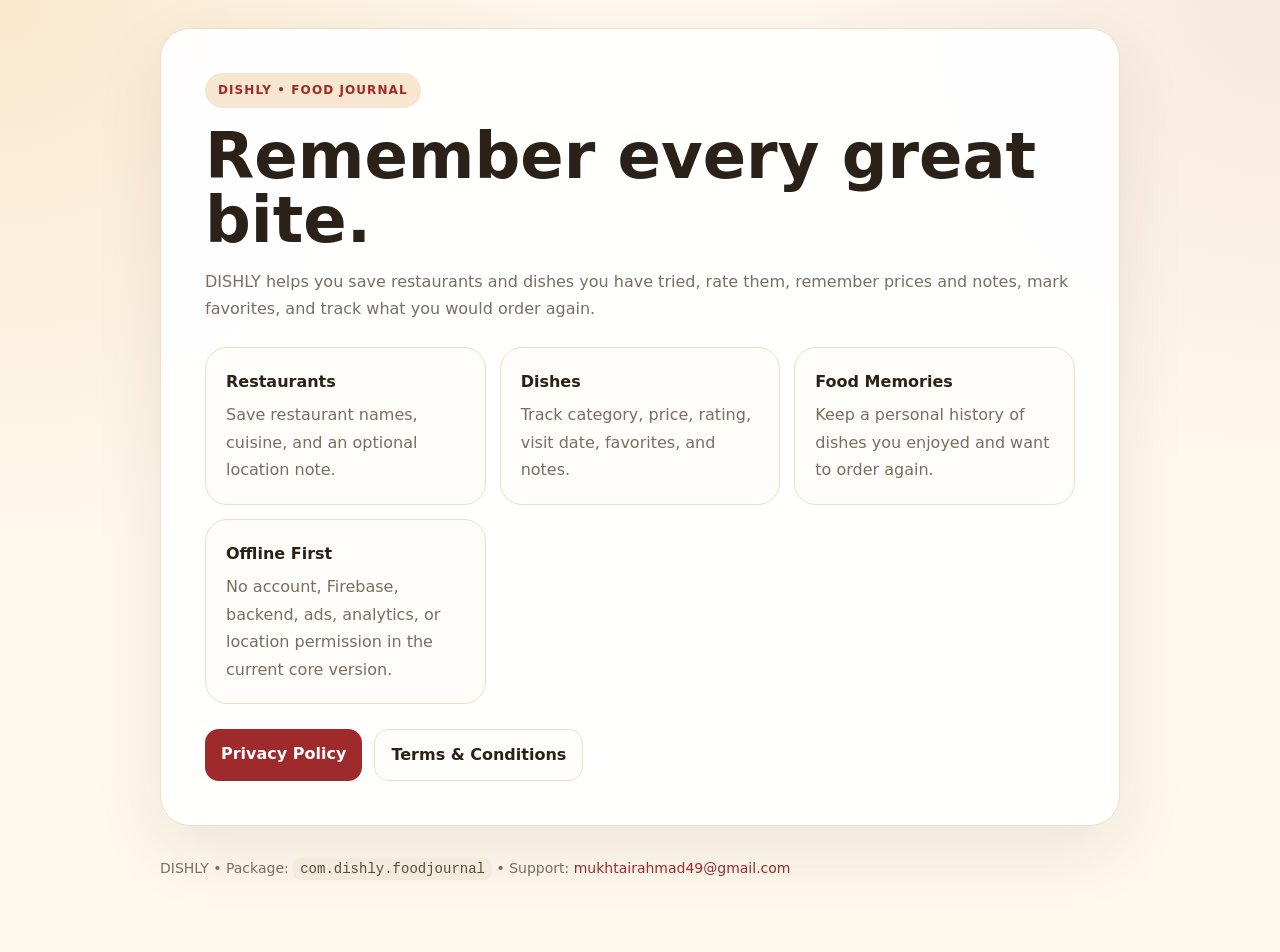
<file: docs/index.html>
<!doctype html>
<html lang="en">
<head>
  <meta charset="utf-8">
  <meta name="viewport" content="width=device-width,initial-scale=1">
  <title>DISHLY — Restaurant & Dish Journal</title>
  <meta name="description" content="DISHLY is an offline restaurant and dish journal for saving restaurants, dishes, ratings, prices, favorites, and food memories.">
  <link rel="stylesheet" href="style.css">
</head>
<body>
<main class="wrap">
  <section class="hero">
    <span class="badge">DISHLY • FOOD JOURNAL</span>
    <h1>Remember every great bite.</h1>
    <p class="muted">DISHLY helps you save restaurants and dishes you have tried, rate them, remember prices and notes, mark favorites, and track what you would order again.</p>

    <div class="grid">
      <div class="card"><strong>Restaurants</strong><span class="muted">Save restaurant names, cuisine, and an optional location note.</span></div>
      <div class="card"><strong>Dishes</strong><span class="muted">Track category, price, rating, visit date, favorites, and notes.</span></div>
      <div class="card"><strong>Food Memories</strong><span class="muted">Keep a personal history of dishes you enjoyed and want to order again.</span></div>
      <div class="card"><strong>Offline First</strong><span class="muted">No account, Firebase, backend, ads, analytics, or location permission in the current core version.</span></div>
    </div>

    <div class="nav">
      <a class="btn" href="privacy.html">Privacy Policy</a>
      <a class="btn alt" href="terms.html">Terms &amp; Conditions</a>
    </div>
  </section>

  <footer>
    DISHLY • Package: <code>com.dishly.foodjournal</code> • Support:
    <a href="mailto:mukhtairahmad49@gmail.com">mukhtairahmad49@gmail.com</a>
  </footer>
</main>
</body>
</html>
</file>
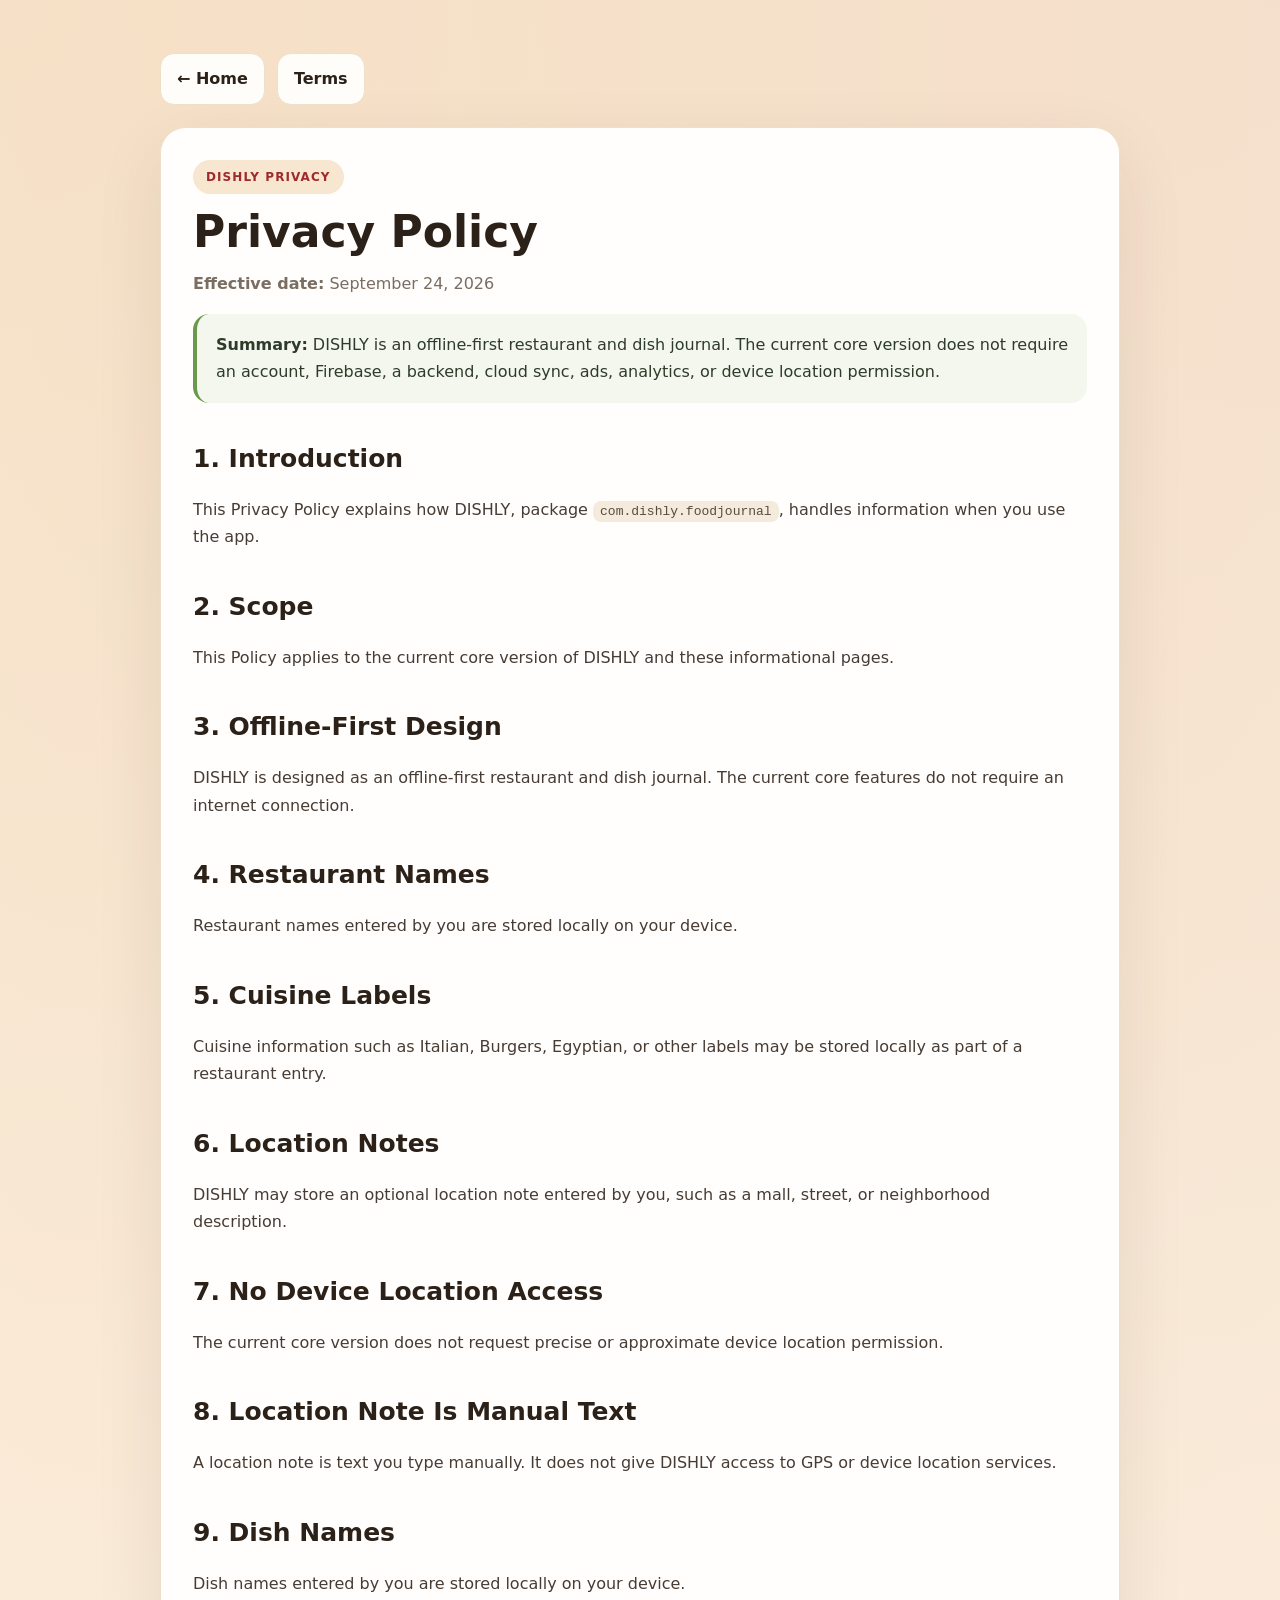
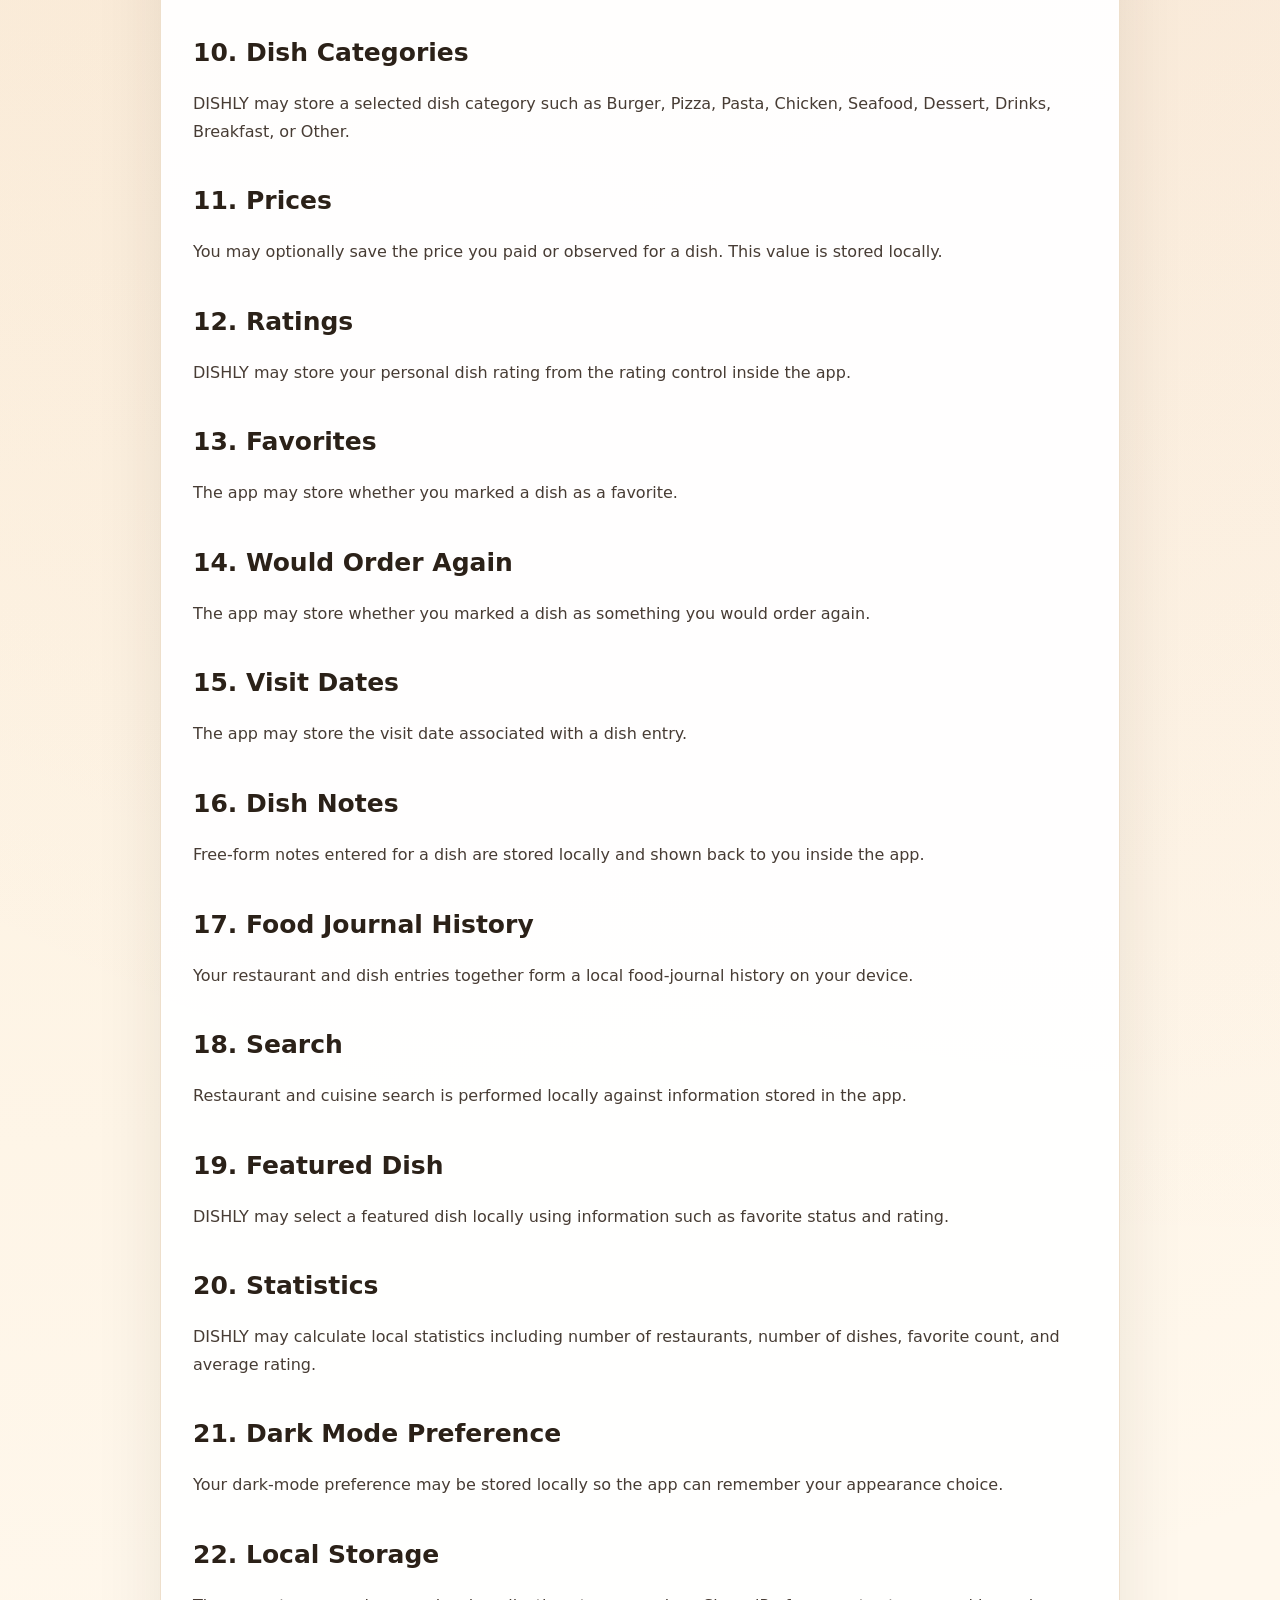
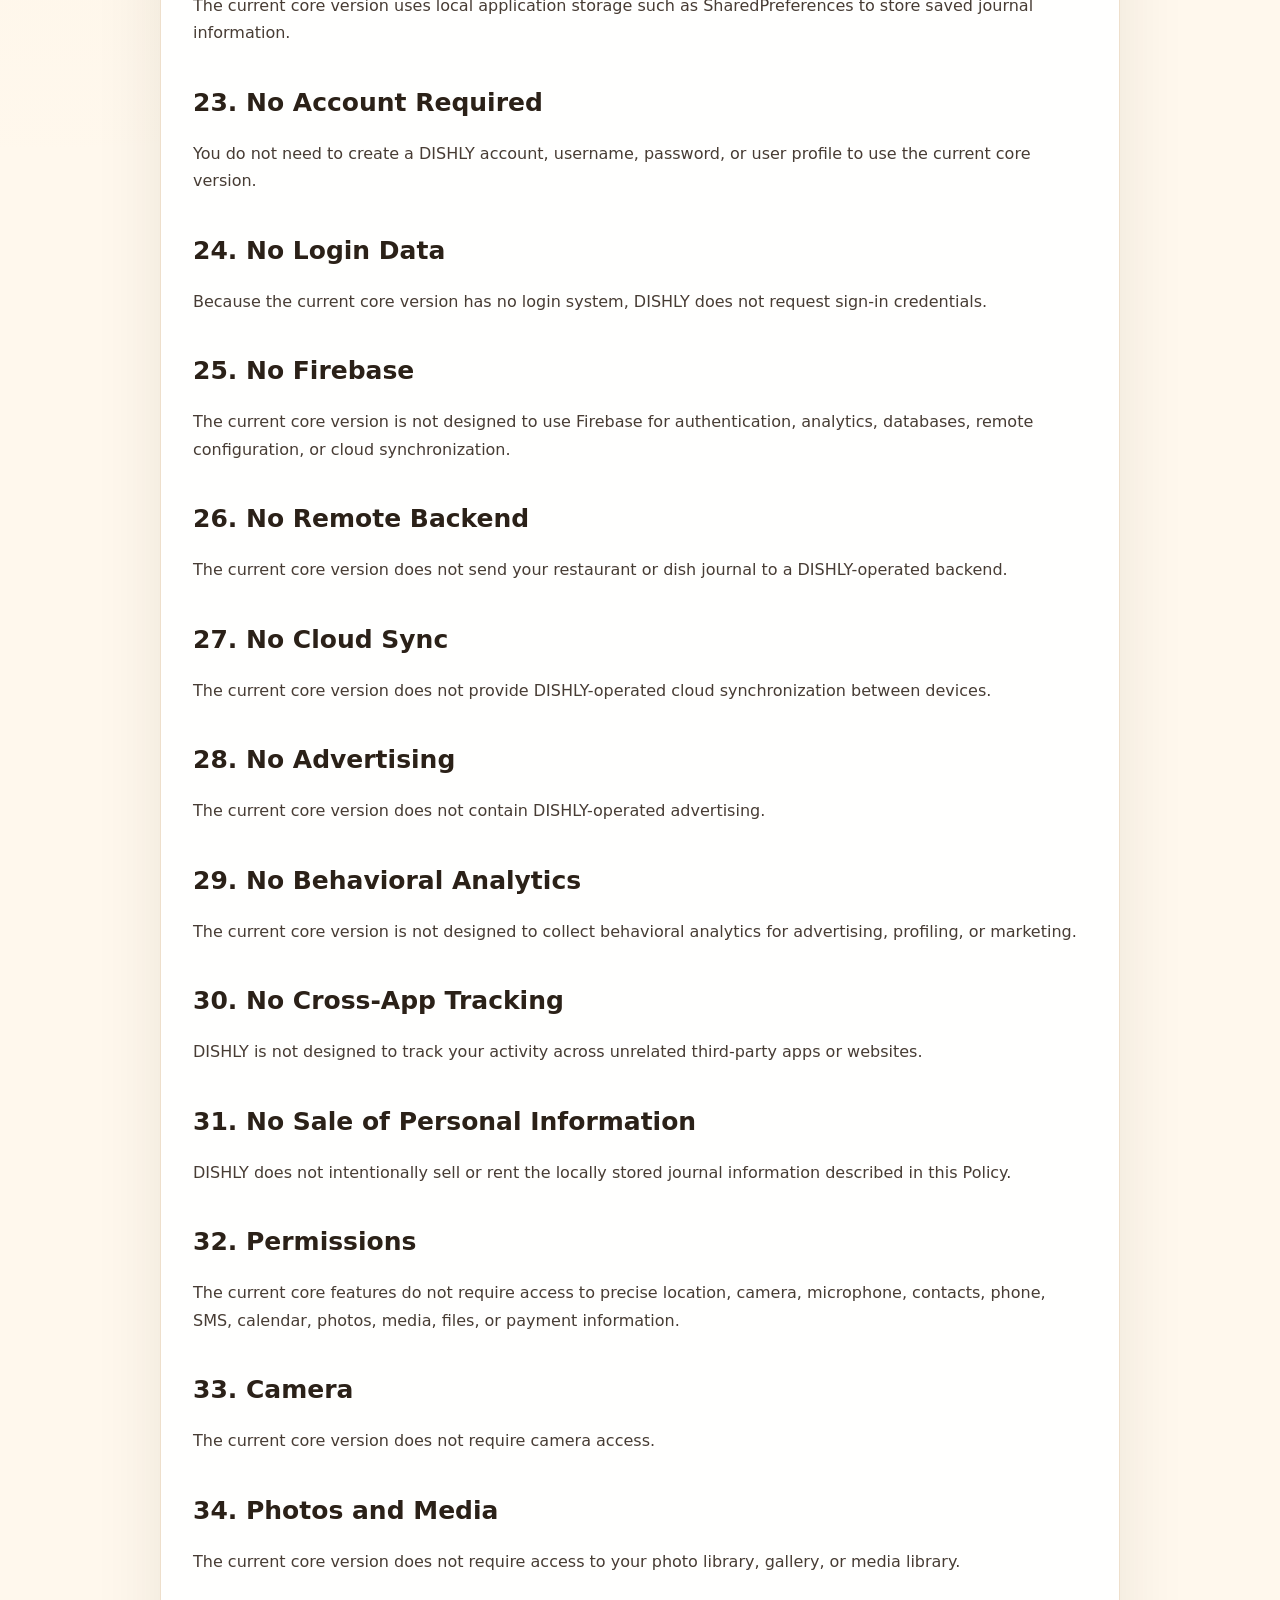
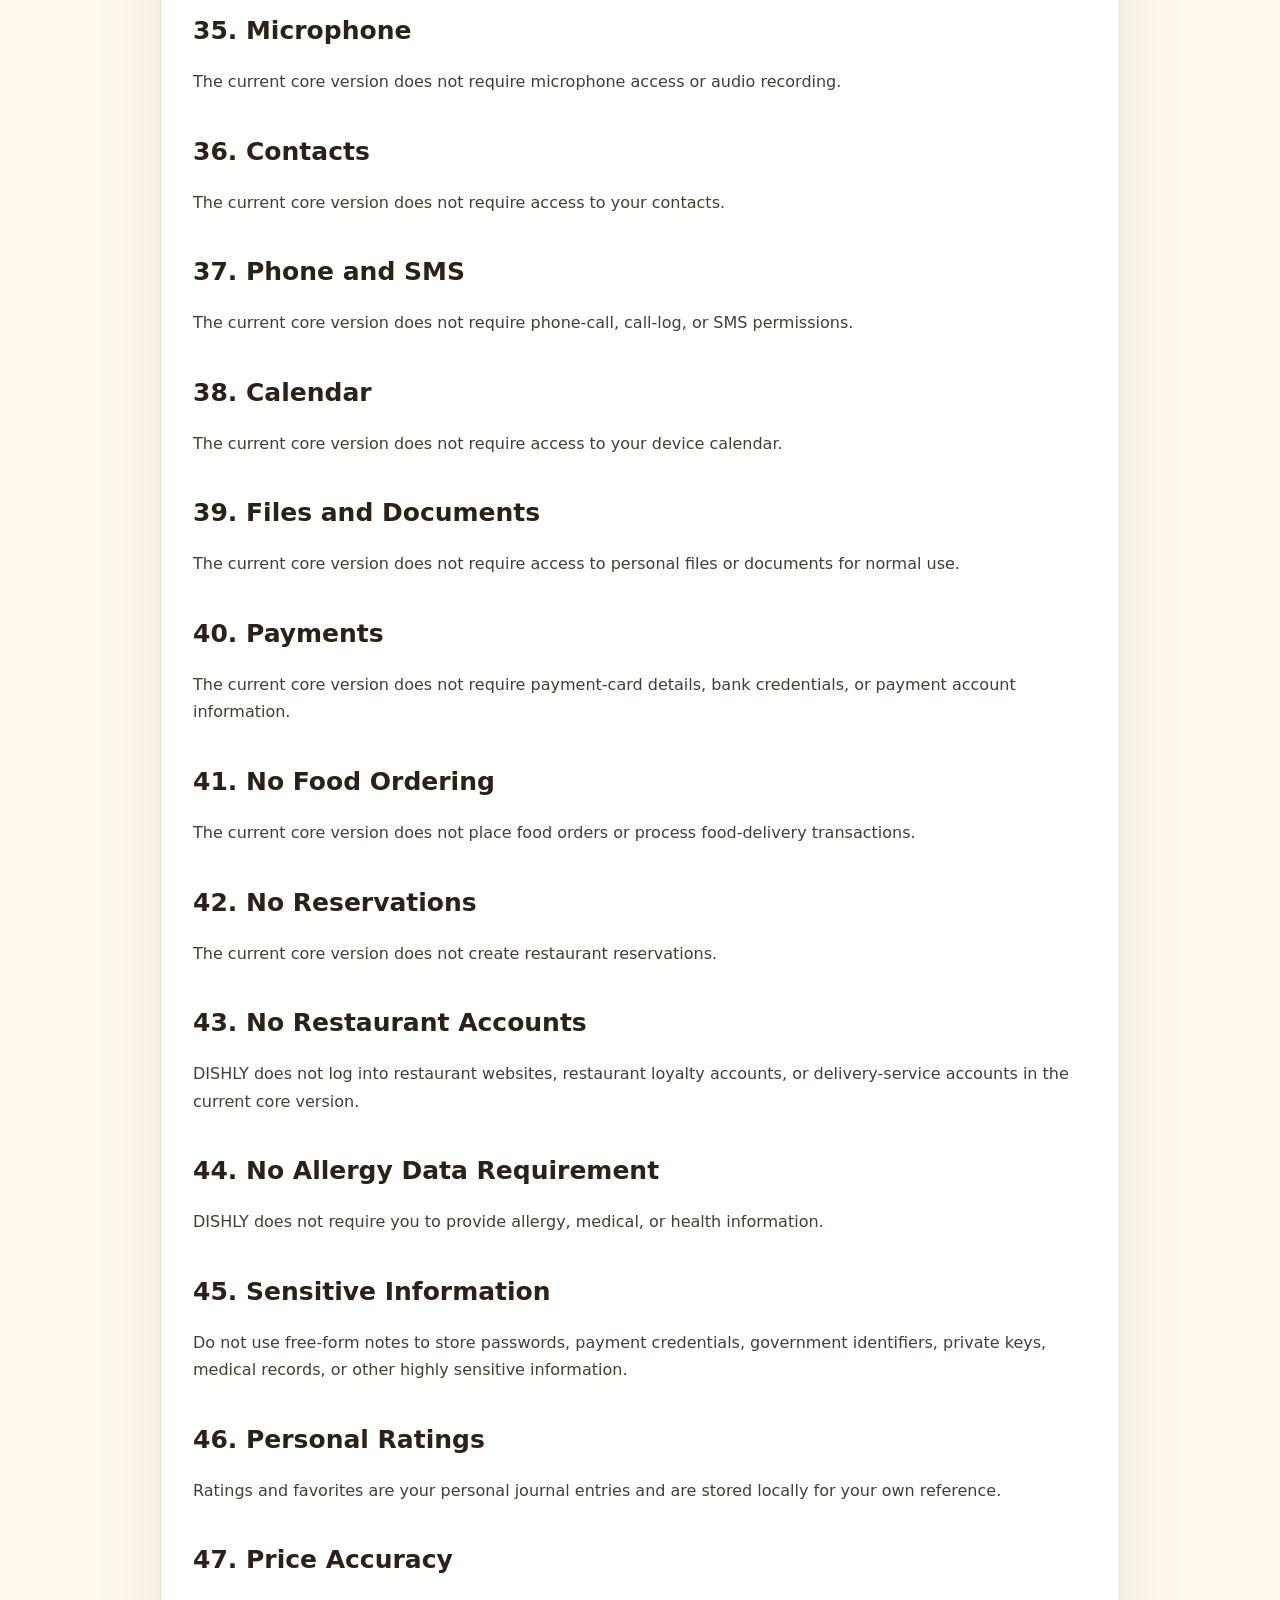
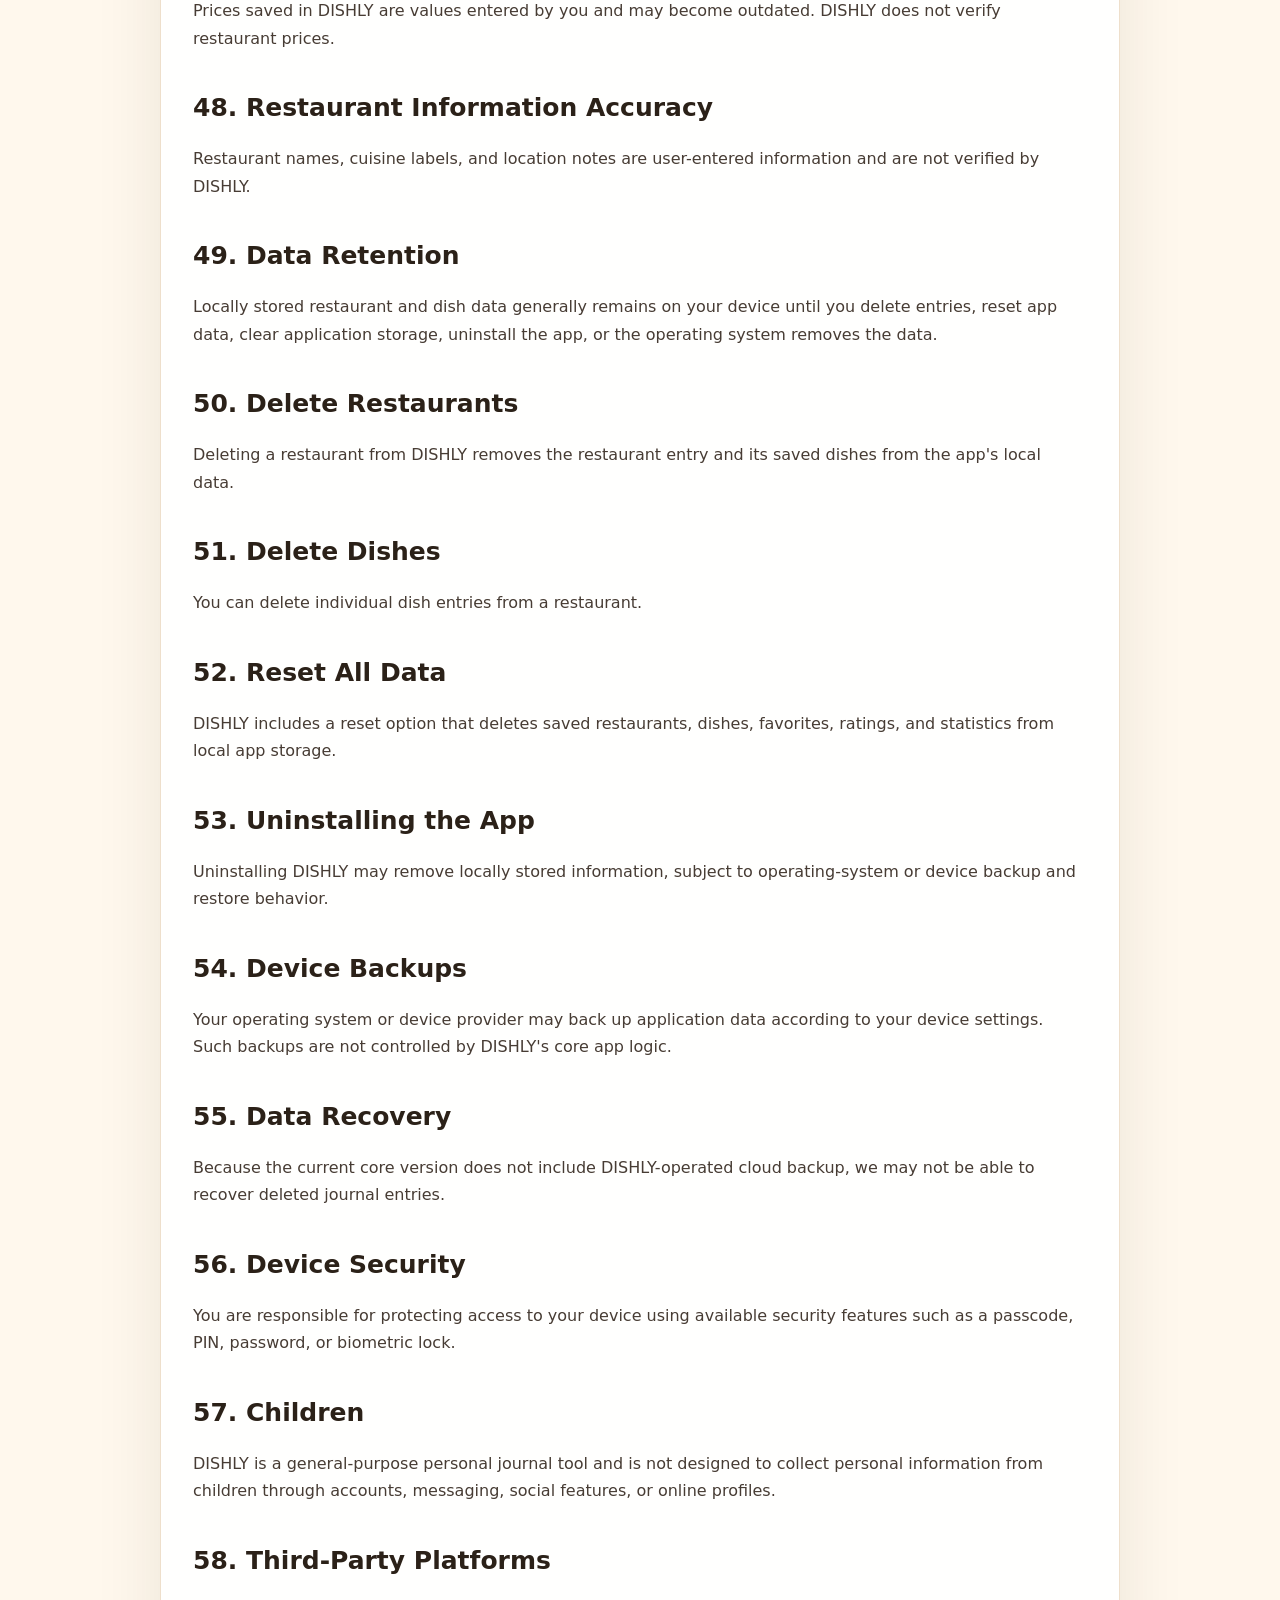
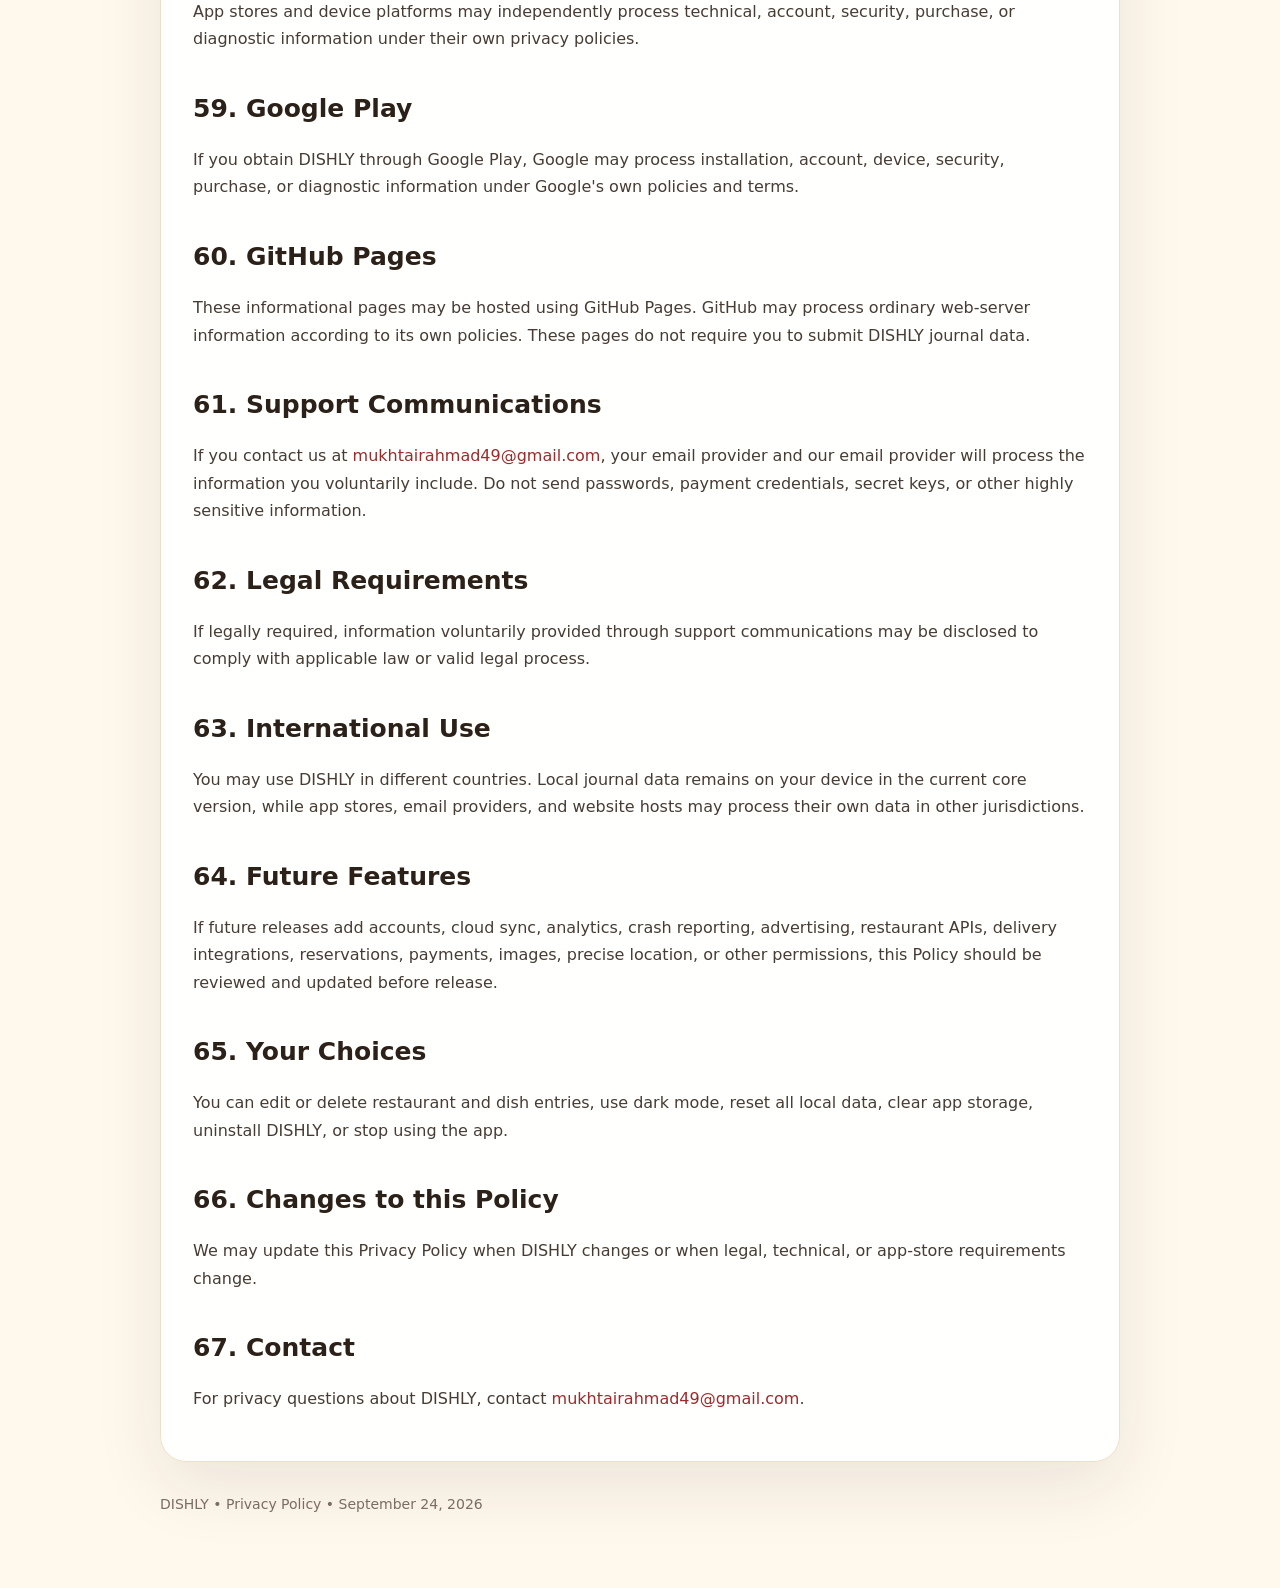
<file: docs/privacy.html>
<!doctype html>
<html lang="en">
<head>
  <meta charset="utf-8">
  <meta name="viewport" content="width=device-width,initial-scale=1">
  <title>Privacy Policy — DISHLY</title>
  <meta name="description" content="Privacy Policy for DISHLY, an offline restaurant and dish journal.">
  <link rel="stylesheet" href="style.css">
</head>
<body>
<main class="wrap">
  <div class="nav">
    <a class="btn alt" href="index.html">← Home</a>
    <a class="btn alt" href="terms.html">Terms</a>
  </div>

  <article class="article">
    <span class="badge">DISHLY PRIVACY</span>
    <h1 style="font-size:44px">Privacy Policy</h1>
    <p class="muted"><strong>Effective date:</strong> September 24, 2026</p>

    <div class="notice">
      <strong>Summary:</strong> DISHLY is an offline-first restaurant and dish journal. The current core version does not require an account, Firebase, a backend, cloud sync, ads, analytics, or device location permission.
    </div>

    <h2>1. Introduction</h2>
<p>This Privacy Policy explains how DISHLY, package <code>com.dishly.foodjournal</code>, handles information when you use the app.</p>
<h2>2. Scope</h2>
<p>This Policy applies to the current core version of DISHLY and these informational pages.</p>
<h2>3. Offline-First Design</h2>
<p>DISHLY is designed as an offline-first restaurant and dish journal. The current core features do not require an internet connection.</p>
<h2>4. Restaurant Names</h2>
<p>Restaurant names entered by you are stored locally on your device.</p>
<h2>5. Cuisine Labels</h2>
<p>Cuisine information such as Italian, Burgers, Egyptian, or other labels may be stored locally as part of a restaurant entry.</p>
<h2>6. Location Notes</h2>
<p>DISHLY may store an optional location note entered by you, such as a mall, street, or neighborhood description.</p>
<h2>7. No Device Location Access</h2>
<p>The current core version does not request precise or approximate device location permission.</p>
<h2>8. Location Note Is Manual Text</h2>
<p>A location note is text you type manually. It does not give DISHLY access to GPS or device location services.</p>
<h2>9. Dish Names</h2>
<p>Dish names entered by you are stored locally on your device.</p>
<h2>10. Dish Categories</h2>
<p>DISHLY may store a selected dish category such as Burger, Pizza, Pasta, Chicken, Seafood, Dessert, Drinks, Breakfast, or Other.</p>
<h2>11. Prices</h2>
<p>You may optionally save the price you paid or observed for a dish. This value is stored locally.</p>
<h2>12. Ratings</h2>
<p>DISHLY may store your personal dish rating from the rating control inside the app.</p>
<h2>13. Favorites</h2>
<p>The app may store whether you marked a dish as a favorite.</p>
<h2>14. Would Order Again</h2>
<p>The app may store whether you marked a dish as something you would order again.</p>
<h2>15. Visit Dates</h2>
<p>The app may store the visit date associated with a dish entry.</p>
<h2>16. Dish Notes</h2>
<p>Free-form notes entered for a dish are stored locally and shown back to you inside the app.</p>
<h2>17. Food Journal History</h2>
<p>Your restaurant and dish entries together form a local food-journal history on your device.</p>
<h2>18. Search</h2>
<p>Restaurant and cuisine search is performed locally against information stored in the app.</p>
<h2>19. Featured Dish</h2>
<p>DISHLY may select a featured dish locally using information such as favorite status and rating.</p>
<h2>20. Statistics</h2>
<p>DISHLY may calculate local statistics including number of restaurants, number of dishes, favorite count, and average rating.</p>
<h2>21. Dark Mode Preference</h2>
<p>Your dark-mode preference may be stored locally so the app can remember your appearance choice.</p>
<h2>22. Local Storage</h2>
<p>The current core version uses local application storage such as SharedPreferences to store saved journal information.</p>
<h2>23. No Account Required</h2>
<p>You do not need to create a DISHLY account, username, password, or user profile to use the current core version.</p>
<h2>24. No Login Data</h2>
<p>Because the current core version has no login system, DISHLY does not request sign-in credentials.</p>
<h2>25. No Firebase</h2>
<p>The current core version is not designed to use Firebase for authentication, analytics, databases, remote configuration, or cloud synchronization.</p>
<h2>26. No Remote Backend</h2>
<p>The current core version does not send your restaurant or dish journal to a DISHLY-operated backend.</p>
<h2>27. No Cloud Sync</h2>
<p>The current core version does not provide DISHLY-operated cloud synchronization between devices.</p>
<h2>28. No Advertising</h2>
<p>The current core version does not contain DISHLY-operated advertising.</p>
<h2>29. No Behavioral Analytics</h2>
<p>The current core version is not designed to collect behavioral analytics for advertising, profiling, or marketing.</p>
<h2>30. No Cross-App Tracking</h2>
<p>DISHLY is not designed to track your activity across unrelated third-party apps or websites.</p>
<h2>31. No Sale of Personal Information</h2>
<p>DISHLY does not intentionally sell or rent the locally stored journal information described in this Policy.</p>
<h2>32. Permissions</h2>
<p>The current core features do not require access to precise location, camera, microphone, contacts, phone, SMS, calendar, photos, media, files, or payment information.</p>
<h2>33. Camera</h2>
<p>The current core version does not require camera access.</p>
<h2>34. Photos and Media</h2>
<p>The current core version does not require access to your photo library, gallery, or media library.</p>
<h2>35. Microphone</h2>
<p>The current core version does not require microphone access or audio recording.</p>
<h2>36. Contacts</h2>
<p>The current core version does not require access to your contacts.</p>
<h2>37. Phone and SMS</h2>
<p>The current core version does not require phone-call, call-log, or SMS permissions.</p>
<h2>38. Calendar</h2>
<p>The current core version does not require access to your device calendar.</p>
<h2>39. Files and Documents</h2>
<p>The current core version does not require access to personal files or documents for normal use.</p>
<h2>40. Payments</h2>
<p>The current core version does not require payment-card details, bank credentials, or payment account information.</p>
<h2>41. No Food Ordering</h2>
<p>The current core version does not place food orders or process food-delivery transactions.</p>
<h2>42. No Reservations</h2>
<p>The current core version does not create restaurant reservations.</p>
<h2>43. No Restaurant Accounts</h2>
<p>DISHLY does not log into restaurant websites, restaurant loyalty accounts, or delivery-service accounts in the current core version.</p>
<h2>44. No Allergy Data Requirement</h2>
<p>DISHLY does not require you to provide allergy, medical, or health information.</p>
<h2>45. Sensitive Information</h2>
<p>Do not use free-form notes to store passwords, payment credentials, government identifiers, private keys, medical records, or other highly sensitive information.</p>
<h2>46. Personal Ratings</h2>
<p>Ratings and favorites are your personal journal entries and are stored locally for your own reference.</p>
<h2>47. Price Accuracy</h2>
<p>Prices saved in DISHLY are values entered by you and may become outdated. DISHLY does not verify restaurant prices.</p>
<h2>48. Restaurant Information Accuracy</h2>
<p>Restaurant names, cuisine labels, and location notes are user-entered information and are not verified by DISHLY.</p>
<h2>49. Data Retention</h2>
<p>Locally stored restaurant and dish data generally remains on your device until you delete entries, reset app data, clear application storage, uninstall the app, or the operating system removes the data.</p>
<h2>50. Delete Restaurants</h2>
<p>Deleting a restaurant from DISHLY removes the restaurant entry and its saved dishes from the app's local data.</p>
<h2>51. Delete Dishes</h2>
<p>You can delete individual dish entries from a restaurant.</p>
<h2>52. Reset All Data</h2>
<p>DISHLY includes a reset option that deletes saved restaurants, dishes, favorites, ratings, and statistics from local app storage.</p>
<h2>53. Uninstalling the App</h2>
<p>Uninstalling DISHLY may remove locally stored information, subject to operating-system or device backup and restore behavior.</p>
<h2>54. Device Backups</h2>
<p>Your operating system or device provider may back up application data according to your device settings. Such backups are not controlled by DISHLY's core app logic.</p>
<h2>55. Data Recovery</h2>
<p>Because the current core version does not include DISHLY-operated cloud backup, we may not be able to recover deleted journal entries.</p>
<h2>56. Device Security</h2>
<p>You are responsible for protecting access to your device using available security features such as a passcode, PIN, password, or biometric lock.</p>
<h2>57. Children</h2>
<p>DISHLY is a general-purpose personal journal tool and is not designed to collect personal information from children through accounts, messaging, social features, or online profiles.</p>
<h2>58. Third-Party Platforms</h2>
<p>App stores and device platforms may independently process technical, account, security, purchase, or diagnostic information under their own privacy policies.</p>
<h2>59. Google Play</h2>
<p>If you obtain DISHLY through Google Play, Google may process installation, account, device, security, purchase, or diagnostic information under Google's own policies and terms.</p>
<h2>60. GitHub Pages</h2>
<p>These informational pages may be hosted using GitHub Pages. GitHub may process ordinary web-server information according to its own policies. These pages do not require you to submit DISHLY journal data.</p>
<h2>61. Support Communications</h2>
<p>If you contact us at <a href='mailto:mukhtairahmad49@gmail.com'>mukhtairahmad49@gmail.com</a>, your email provider and our email provider will process the information you voluntarily include. Do not send passwords, payment credentials, secret keys, or other highly sensitive information.</p>
<h2>62. Legal Requirements</h2>
<p>If legally required, information voluntarily provided through support communications may be disclosed to comply with applicable law or valid legal process.</p>
<h2>63. International Use</h2>
<p>You may use DISHLY in different countries. Local journal data remains on your device in the current core version, while app stores, email providers, and website hosts may process their own data in other jurisdictions.</p>
<h2>64. Future Features</h2>
<p>If future releases add accounts, cloud sync, analytics, crash reporting, advertising, restaurant APIs, delivery integrations, reservations, payments, images, precise location, or other permissions, this Policy should be reviewed and updated before release.</p>
<h2>65. Your Choices</h2>
<p>You can edit or delete restaurant and dish entries, use dark mode, reset all local data, clear app storage, uninstall DISHLY, or stop using the app.</p>
<h2>66. Changes to this Policy</h2>
<p>We may update this Privacy Policy when DISHLY changes or when legal, technical, or app-store requirements change.</p>
<h2>67. Contact</h2>
<p>For privacy questions about DISHLY, contact <a href='mailto:mukhtairahmad49@gmail.com'>mukhtairahmad49@gmail.com</a>.</p>
  </article>

  <footer>DISHLY • Privacy Policy • September 24, 2026</footer>
</main>
</body>
</html>
</file>
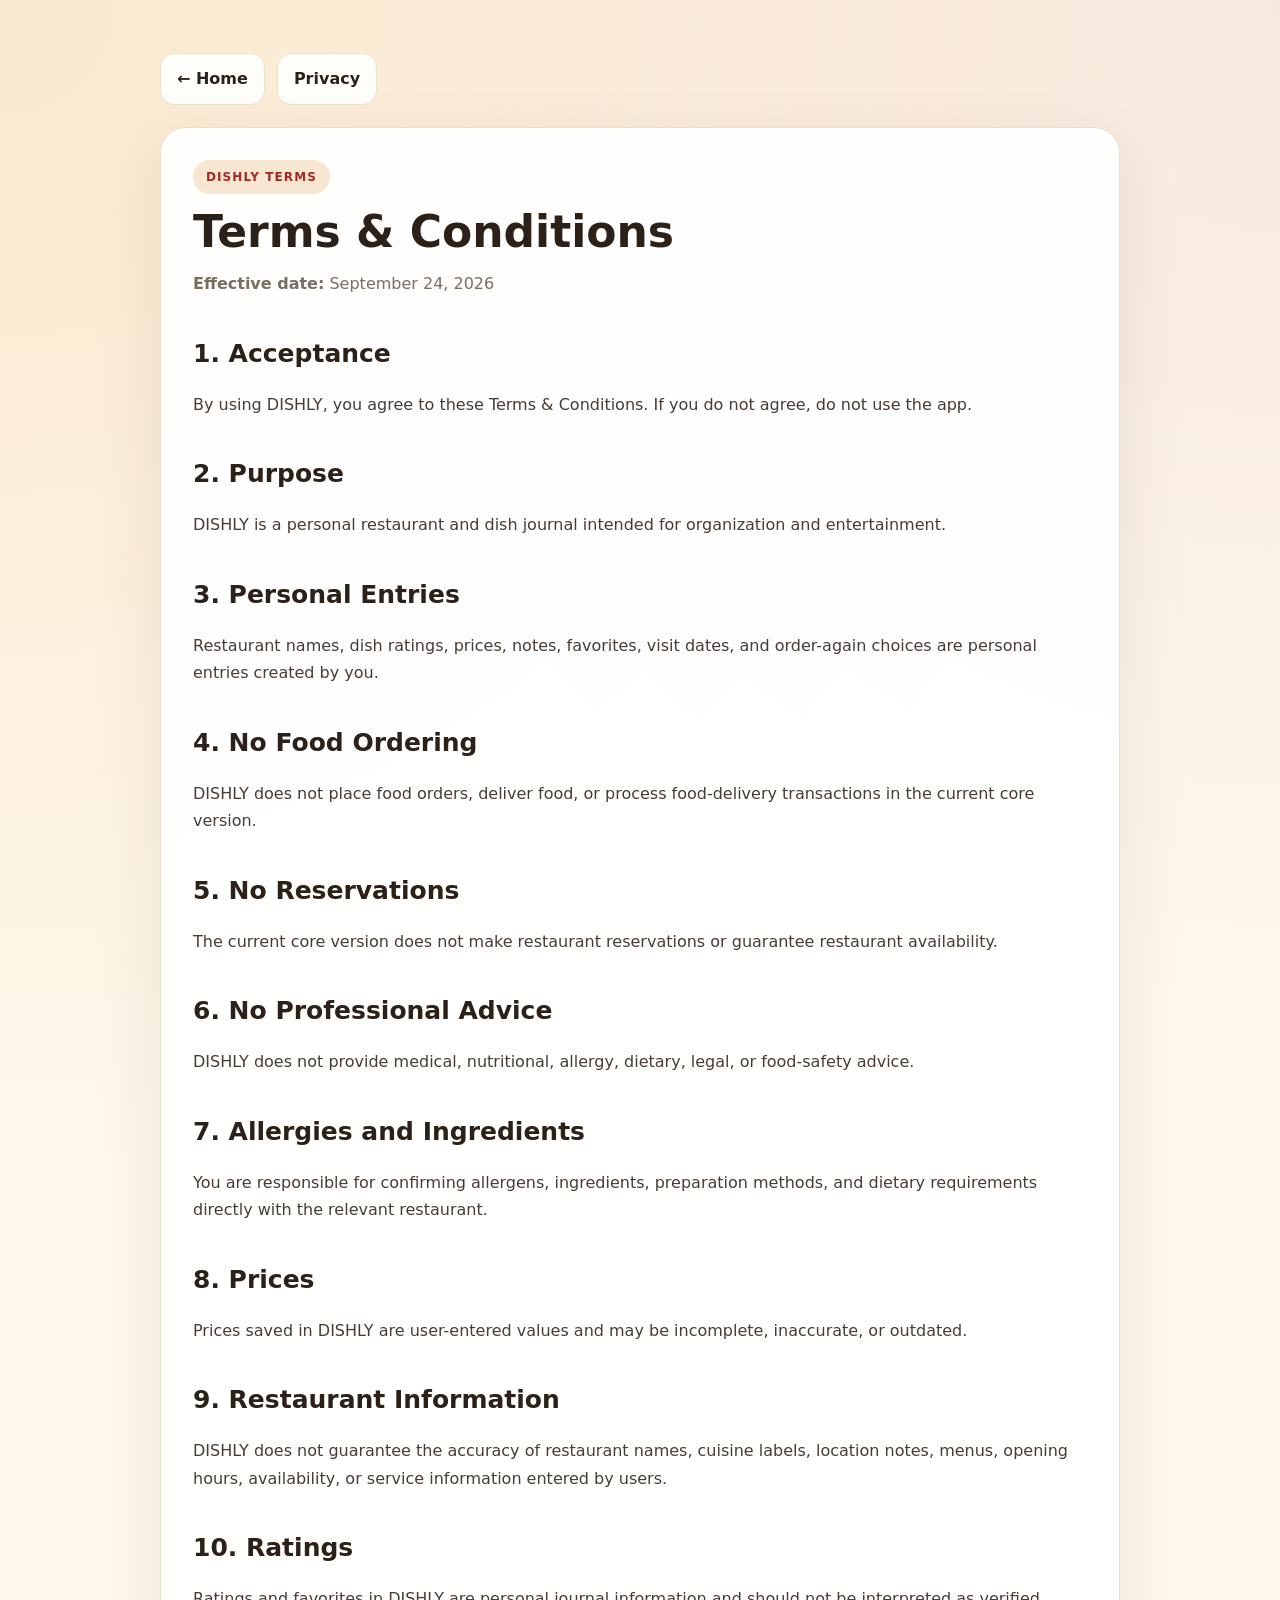
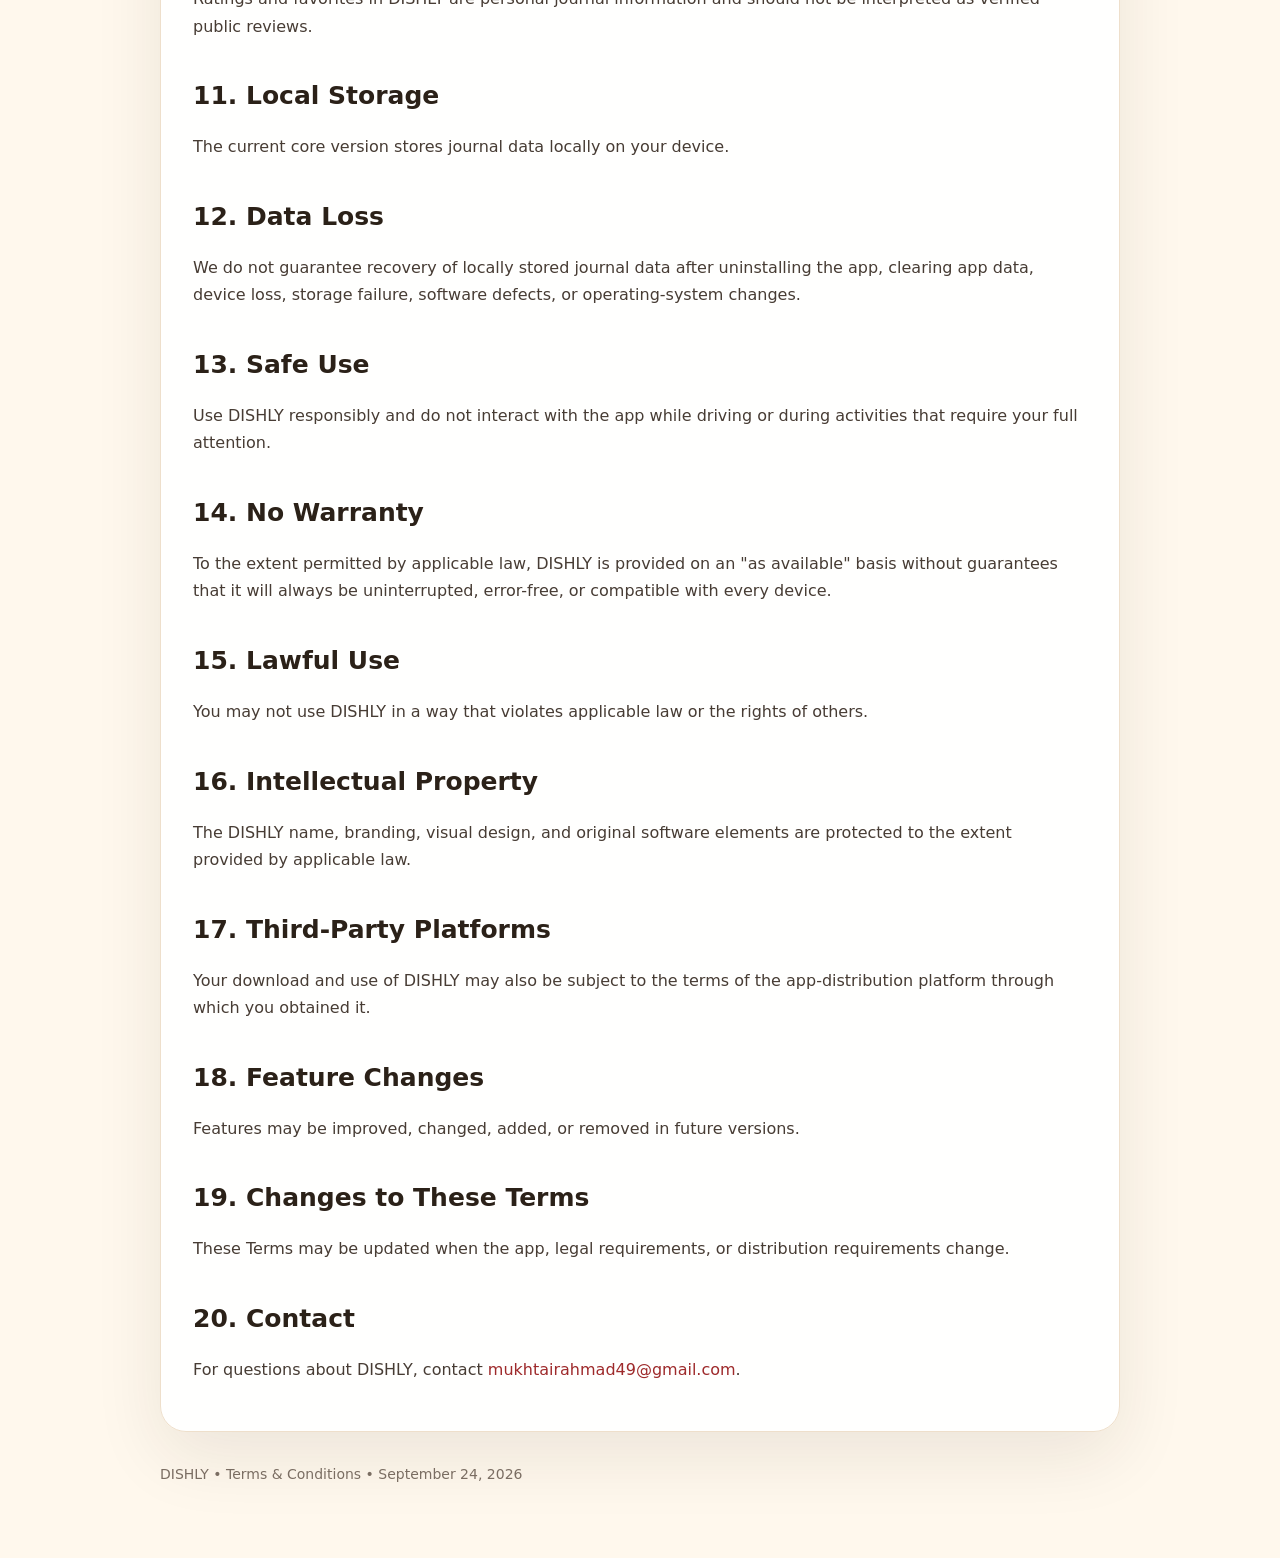
<file: docs/terms.html>
<!doctype html>
<html lang="en">
<head>
  <meta charset="utf-8">
  <meta name="viewport" content="width=device-width,initial-scale=1">
  <title>Terms &amp; Conditions — DISHLY</title>
  <meta name="description" content="Terms and Conditions for DISHLY.">
  <link rel="stylesheet" href="style.css">
</head>
<body>
<main class="wrap">
  <div class="nav">
    <a class="btn alt" href="index.html">← Home</a>
    <a class="btn alt" href="privacy.html">Privacy</a>
  </div>

  <article class="article">
    <span class="badge">DISHLY TERMS</span>
    <h1 style="font-size:44px">Terms &amp; Conditions</h1>
    <p class="muted"><strong>Effective date:</strong> September 24, 2026</p>

    <h2>1. Acceptance</h2>
    <p>By using DISHLY, you agree to these Terms &amp; Conditions. If you do not agree, do not use the app.</p>

    <h2>2. Purpose</h2>
    <p>DISHLY is a personal restaurant and dish journal intended for organization and entertainment.</p>

    <h2>3. Personal Entries</h2>
    <p>Restaurant names, dish ratings, prices, notes, favorites, visit dates, and order-again choices are personal entries created by you.</p>

    <h2>4. No Food Ordering</h2>
    <p>DISHLY does not place food orders, deliver food, or process food-delivery transactions in the current core version.</p>

    <h2>5. No Reservations</h2>
    <p>The current core version does not make restaurant reservations or guarantee restaurant availability.</p>

    <h2>6. No Professional Advice</h2>
    <p>DISHLY does not provide medical, nutritional, allergy, dietary, legal, or food-safety advice.</p>

    <h2>7. Allergies and Ingredients</h2>
    <p>You are responsible for confirming allergens, ingredients, preparation methods, and dietary requirements directly with the relevant restaurant.</p>

    <h2>8. Prices</h2>
    <p>Prices saved in DISHLY are user-entered values and may be incomplete, inaccurate, or outdated.</p>

    <h2>9. Restaurant Information</h2>
    <p>DISHLY does not guarantee the accuracy of restaurant names, cuisine labels, location notes, menus, opening hours, availability, or service information entered by users.</p>

    <h2>10. Ratings</h2>
    <p>Ratings and favorites in DISHLY are personal journal information and should not be interpreted as verified public reviews.</p>

    <h2>11. Local Storage</h2>
    <p>The current core version stores journal data locally on your device.</p>

    <h2>12. Data Loss</h2>
    <p>We do not guarantee recovery of locally stored journal data after uninstalling the app, clearing app data, device loss, storage failure, software defects, or operating-system changes.</p>

    <h2>13. Safe Use</h2>
    <p>Use DISHLY responsibly and do not interact with the app while driving or during activities that require your full attention.</p>

    <h2>14. No Warranty</h2>
    <p>To the extent permitted by applicable law, DISHLY is provided on an "as available" basis without guarantees that it will always be uninterrupted, error-free, or compatible with every device.</p>

    <h2>15. Lawful Use</h2>
    <p>You may not use DISHLY in a way that violates applicable law or the rights of others.</p>

    <h2>16. Intellectual Property</h2>
    <p>The DISHLY name, branding, visual design, and original software elements are protected to the extent provided by applicable law.</p>

    <h2>17. Third-Party Platforms</h2>
    <p>Your download and use of DISHLY may also be subject to the terms of the app-distribution platform through which you obtained it.</p>

    <h2>18. Feature Changes</h2>
    <p>Features may be improved, changed, added, or removed in future versions.</p>

    <h2>19. Changes to These Terms</h2>
    <p>These Terms may be updated when the app, legal requirements, or distribution requirements change.</p>

    <h2>20. Contact</h2>
    <p>For questions about DISHLY, contact <a href="mailto:mukhtairahmad49@gmail.com">mukhtairahmad49@gmail.com</a>.</p>
  </article>

  <footer>DISHLY • Terms &amp; Conditions • September 24, 2026</footer>
</main>
</body>
</html>
</file>
<file: docs/style.css>
:root{
  --red:#9E2A2B;
  --gold:#E09F3E;
  --cream:#FFF8ED;
  --coffee:#2B2118;
  --olive:#6A994E;
  --card:#FFFFFF;
  --muted:#7A6D62;
  --line:#EEDFCB;
}
*{box-sizing:border-box}
html{scroll-behavior:smooth}
body{
  margin:0;
  font-family:Inter,ui-sans-serif,system-ui,-apple-system,BlinkMacSystemFont,"Segoe UI",Roboto,Arial,sans-serif;
  color:var(--coffee);
  background:
    radial-gradient(circle at top left,rgba(224,159,62,.18),transparent 35%),
    radial-gradient(circle at top right,rgba(158,42,43,.08),transparent 30%),
    var(--cream);
  line-height:1.72;
}
a{color:var(--red);text-decoration:none}
a:hover{text-decoration:underline}
.wrap{max-width:1000px;margin:auto;padding:28px 20px 72px}
.hero,.article{
  background:rgba(255,255,255,.96);
  border:1px solid var(--line);
  box-shadow:0 24px 70px rgba(43,33,24,.09);
}
.hero{padding:44px;border-radius:30px}
.article{margin-top:22px;padding:32px;border-radius:26px}
.badge{
  display:inline-flex;
  padding:7px 13px;
  border-radius:999px;
  background:#F7E6D0;
  color:var(--red);
  font-size:12px;
  font-weight:900;
  letter-spacing:.09em;
}
h1{font-size:clamp(38px,7vw,64px);line-height:1;margin:16px 0 12px}
h2{font-size:25px;margin-top:34px;margin-bottom:8px}
p,li{color:#473C34}
.muted{color:var(--muted)}
.grid{display:grid;grid-template-columns:repeat(auto-fit,minmax(220px,1fr));gap:14px;margin-top:24px}
.card{
  padding:20px;
  border-radius:22px;
  background:#FFFDF9;
  border:1px solid var(--line);
}
.card strong{display:block;margin-bottom:6px;color:var(--coffee)}
.nav{display:flex;gap:12px;flex-wrap:wrap;margin:25px 0 0}
.btn{
  display:inline-block;
  padding:11px 16px;
  border-radius:14px;
  background:var(--red);
  color:#fff;
  font-weight:900;
}
.btn.alt{
  background:#FFFDF9;
  border:1px solid var(--line);
  color:var(--coffee);
}
.notice{
  padding:17px 19px;
  border-radius:16px;
  background:#F3F7ED;
  border-left:4px solid var(--olive);
  color:#2E3B2A;
}
code{
  background:#F4EBDD;
  padding:3px 7px;
  border-radius:8px;
  color:#594A3E;
}
footer{margin-top:30px;color:var(--muted);font-size:14px}
@media(max-width:600px){
  .wrap{padding:18px 14px 50px}
  .hero,.article{padding:22px}
}
</file>
